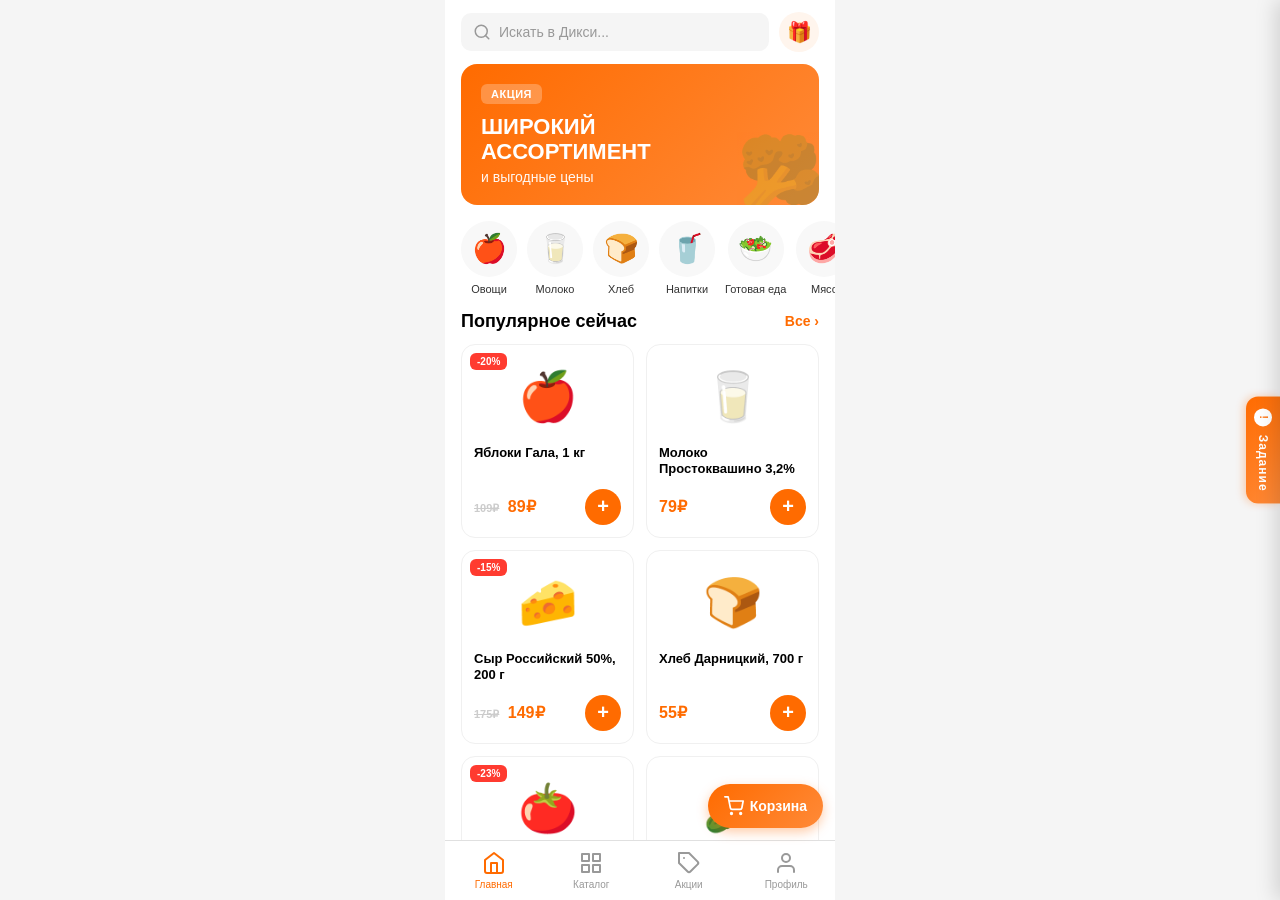
<file: docs/index.html>
<!DOCTYPE html>
<html lang="ru">
<head>
    <meta charset="UTF-8">
    <meta name="viewport" content="width=device-width, initial-scale=1.0">
    <title>Dixy UI - A/B Testing</title>
    <link rel="stylesheet" href="static/css/style.css">
</head>
<body>
    <div class="phone-frame">
        <!-- Main Screen Container -->
        <div class="phone-screen" id="screen-container">
            <!-- Home Screen -->
            <div class="screen active" id="home-screen">
                <!-- ===================== UI VARIANT A (Original/Reference) ===================== -->
                <div class="home-ui-a">
                    <!-- Loyalty Header -->
                    <div class="loyalty-header">
                        <div class="loyalty-top-row">
                            <div class="loyalty-left">
                                <div class="loyalty-label-col">
                                    <div class="loyalty-label">Уровень</div>
                                    <div class="loyalty-value-bold">Друг</div>
                                </div>
                                <div class="loyalty-label-col">
                                    <div class="loyalty-label">Кэшбэк</div>
                                    <div class="loyalty-value-bold">1,5%</div>
                                </div>
                            </div>
                            <div class="loyalty-coins" onclick="trackClick('home->profile'); switchToScreen('profile-screen')">
                                <div class="loyalty-coin-icon">🪙</div>
                                <div class="loyalty-coin-count">0</div>
                            </div>
                        </div>
                        <div class="loyalty-barcode-full" onclick="trackClick('home->profile'); switchToScreen('profile-screen')">
                            <div class="barcode-lines"></div>
                            <div class="barcode-number">2966107476486902</div>
                        </div>
                        <div class="loyalty-date-small">23.04.2026 11:55:08</div>
                        <div class="loyalty-cashback-hint-full">
                            <span>Ещё 12 дней с покупками до 2% кешбэка в следующем месяце</span>
                            <span class="hint-arrow">›</span>
                        </div>
                    </div>

                    <!-- Quick Actions Grid (2 rows x 4 cols) -->
                    <div class="quick-actions-grid">
                        <div class="quick-action-item" onclick="trackClick('home->catalog'); switchToScreen('catalog-screen')">
                            <div class="quick-action-circle">
                                <span class="quick-action-emoji">🎁</span>
                                <span class="quick-action-badge">7</span>
                            </div>
                            <span class="quick-action-label">Товары по<br>карте</span>
                        </div>
                        <div class="quick-action-item" onclick="trackClick('home->profile'); switchToScreen('profile-screen')">
                            <div class="quick-action-circle">
                                <span class="quick-action-emoji">📝</span>
                            </div>
                            <span class="quick-action-label">Мои<br>покупки</span>
                        </div>
                        <div class="quick-action-item">
                            <div class="quick-action-circle">
                                <span class="quick-action-emoji">🎟️</span>
                                <span class="quick-action-badge">2</span>
                            </div>
                            <span class="quick-action-label">Купоны</span>
                        </div>
                        <div class="quick-action-item">
                            <div class="quick-action-circle">
                                <span class="quick-action-emoji">🏷️</span>
                                <span class="quick-action-badge">1</span>
                            </div>
                            <span class="quick-action-label">Наклейки</span>
                        </div>
                        <div class="quick-action-item" onclick="trackClick('home->catalog'); switchToScreen('catalog-screen')">
                            <div class="quick-action-circle">
                                <span class="quick-action-emoji">❤️</span>
                                <span class="quick-action-badge">0</span>
                            </div>
                            <span class="quick-action-label">Любимые<br>товары</span>
                        </div>
                        <div class="quick-action-item" onclick="trackClick('home->catalog'); switchToScreen('catalog-screen')">
                            <div class="quick-action-circle">
                                <span class="quick-action-emoji">⭐</span>
                                <span class="quick-action-badge">0</span>
                            </div>
                            <span class="quick-action-label">Любимые<br>категории</span>
                        </div>
                        <div class="quick-action-item" onclick="trackClick('home->promo'); switchToScreen('promo-screen')">
                            <div class="quick-action-circle">
                                <span class="quick-action-emoji">🎫</span>
                                <span class="quick-action-badge">0/3</span>
                            </div>
                            <span class="quick-action-label">Промокоды</span>
                        </div>
                        <div class="quick-action-item" style="visibility:hidden;">
                            <div class="quick-action-circle"></div>
                            <span class="quick-action-label"></span>
                        </div>
                    </div>

                    <!-- Store Address + Search -->
                    <div class="store-bar">
                        <div class="store-left">
                            <span>🏪</span>
                            <span>В магазине</span>
                        </div>
                        <div class="store-address">
                            Комплекс Бутово-Парк, корп. д. 4
                            <span class="store-distance">г Видное, пгт. Б...</span>
                        </div>
                        <div class="store-action">↻</div>
                    </div>
                    <div class="search-bar" onclick="trackClick('home->catalog'); switchToScreen('catalog-screen')">
                        <span class="search-icon">🔍</span>
                        <span class="search-text">Искать в Дикси...</span>
                        <span class="search-scan">📷</span>
                    </div>

                    <!-- Two Banners -->
                    <div class="main-banner" onclick="trackClick('home->catalog'); switchToScreen('catalog-screen')">
                        <div class="main-banner-text">
                            <div class="main-banner-title">ШИРОКИЙ АССОРТИМЕНТ<br>И ВЫГОДНЫЕ ЦЕНЫ!</div>
                            <button class="main-banner-btn">За покупками!</button>
                        </div>
                        <div class="main-banner-fruit">🍊</div>
                        <div class="main-banner-veg">🥦</div>
                    </div>

                    <div class="mini-game-banner" onclick="trackClick('home->promo'); switchToScreen('promo-screen')">
                        <div class="mini-game-left">
                            <div class="mini-game-emoji">🎮</div>
                            <div class="mini-game-text">
                                <div class="mini-game-title">Мини-игра</div>
                                <div class="mini-game-sub">Играй и выигрывай призы!</div>
                            </div>
                        </div>
                        <div class="mini-game-arrow">›</div>
                    </div>

                    <!-- Popular Brands (2×4 grid) -->
                    <div class="home-section-title">Популярные бренды <span class="section-arrow">→</span></div>
                    <div class="brands-grid">
                        <div class="brand-card" data-brand="nescafe">
                            <svg viewBox="0 0 100 100" width="56" height="56"><text x="50" y="42" text-anchor="middle" fill="#E31E24" font-weight="900" font-size="18" font-family="Arial,sans-serif">NES</text><text x="50" y="64" text-anchor="middle" fill="#E31E24" font-weight="900" font-size="18" font-family="Arial,sans-serif">CAFÉ</text></svg>
                        </div>
                        <div class="brand-card" data-brand="hutorok">
                            <svg viewBox="0 0 100 100" width="56" height="56"><text x="50" y="45" text-anchor="middle" fill="#43A047" font-weight="900" font-size="16" font-family="Arial,sans-serif">ХУТО</text><text x="50" y="64" text-anchor="middle" fill="#43A047" font-weight="900" font-size="16" font-family="Arial,sans-serif">РОК</text></svg>
                        </div>
                        <div class="brand-card" data-brand="baltika">
                            <svg viewBox="0 0 100 100" width="56" height="56"><text x="50" y="38" text-anchor="middle" fill="#1565C0" font-weight="900" font-size="16" font-family="Arial,sans-serif">БАЛТ</text><text x="50" y="58" text-anchor="middle" fill="#1565C0" font-weight="900" font-size="16" font-family="Arial,sans-serif">ИКА</text><text x="50" y="78" text-anchor="middle" fill="#E31E24" font-weight="900" font-size="14" font-family="Arial,sans-serif">★</text></svg>
                        </div>
                        <div class="brand-card" data-brand="ouch">
                            <svg viewBox="0 0 100 100" width="56" height="56"><text x="50" y="48" text-anchor="middle" fill="#7B1FA2" font-weight="900" font-size="22" font-family="Arial,sans-serif" font-style="italic">Ouch</text><text x="50" y="72" text-anchor="middle" fill="#7B1FA2" font-weight="700" font-size="10" font-family="Arial,sans-serif">bubble gum</text></svg>
                        </div>
                        <div class="brand-card" data-brand="olife">
                            <svg viewBox="0 0 100 100" width="56" height="56"><text x="50" y="40" text-anchor="middle" fill="#FF6B00" font-weight="900" font-size="20" font-family="Arial,sans-serif">O!</text><text x="50" y="62" text-anchor="middle" fill="#FF6B00" font-weight="900" font-size="14" font-family="Arial,sans-serif">Life</text></svg>
                        </div>
                        <div class="brand-card" data-brand="takeit">
                            <svg viewBox="0 0 100 100" width="56" height="56"><text x="50" y="40" text-anchor="middle" fill="#E31E24" font-weight="900" font-size="16" font-family="Arial,sans-serif">TAKE</text><text x="50" y="62" text-anchor="middle" fill="#E31E24" font-weight="900" font-size="16" font-family="Arial,sans-serif">IT</text></svg>
                        </div>
                        <div class="brand-card" data-brand="papamojet">
                            <svg viewBox="0 0 100 100" width="56" height="56"><text x="50" y="36" text-anchor="middle" fill="#E31E24" font-weight="900" font-size="13" font-family="Arial,sans-serif">ПАПА</text><text x="50" y="54" text-anchor="middle" fill="#E31E24" font-weight="900" font-size="13" font-family="Arial,sans-serif">МОЖЕТ</text></svg>
                        </div>
                        <div class="brand-card" data-brand="placeholder">
                            <svg viewBox="0 0 100 100" width="56" height="56"><text x="50" y="50" text-anchor="middle" fill="#999" font-weight="700" font-size="12" font-family="Arial,sans-serif">БРЕНД</text></svg>
                        </div>
                    </div>

                    <!-- Stories Promos -->
                    <div class="home-section-title">Акции <span class="section-arrow">→</span></div>
                    <div class="stories-scroll">
                        <div class="story-card">
                            <div class="story-img" style="background: linear-gradient(180deg, #FF6B00, #FF8A38);">🎁</div>
                            <span class="story-label">Новинки</span>
                        </div>
                        <div class="story-card">
                            <div class="story-img" style="background: linear-gradient(180deg, #7CB342, #558B2F);">🥗</div>
                            <span class="story-label">Овощи</span>
                        </div>
                        <div class="story-card">
                            <div class="story-img" style="background: linear-gradient(180deg, #E31E24, #b71c1c);">🥤</div>
                            <span class="story-label">Напитки</span>
                        </div>
                        <div class="story-card">
                            <div class="story-img" style="background: linear-gradient(180deg, #00A0E3, #0277bd);">🥛</div>
                            <span class="story-label">Молоко</span>
                        </div>
                        <div class="story-card">
                            <div class="story-img" style="background: linear-gradient(180deg, #FF6B00, #e65100);">🍞</div>
                            <span class="story-label">Выпечка</span>
                        </div>
                        <div class="story-card">
                            <div class="story-img" style="background: linear-gradient(180deg, #7B1FA2, #4A148C);">🍬</div>
                            <span class="story-label">Сладкое</span>
                        </div>
                    </div>

                    <!-- Big Promo Carousel -->
                    <div class="promo-carousel">
                        <div class="promo-carousel-card" style="background: linear-gradient(135deg, #FF6B00, #FF8A38);">
                            <div class="promo-carousel-text">
                                <div class="promo-carousel-title">Скидки до 30%</div>
                                <div class="promo-carousel-desc">На фрукты и овощи</div>
                            </div>
                            <div class="promo-carousel-emoji">🍎</div>
                        </div>
                        <div class="promo-carousel-card" style="background: linear-gradient(135deg, #7B1FA2, #4A148C);">
                            <div class="promo-carousel-text">
                                <div class="promo-carousel-title">1+1=3</div>
                                <div class="promo-carousel-desc">На все молочные продукты</div>
                            </div>
                            <div class="promo-carousel-emoji">🥛</div>
                        </div>
                        <div class="promo-carousel-card" style="background: linear-gradient(135deg, #00A0E3, #0277bd);">
                            <div class="promo-carousel-text">
                                <div class="promo-carousel-title">Новый бренд</div>
                                <div class="promo-carousel-desc">Попробуй со скидкой 20%</div>
                            </div>
                            <div class="promo-carousel-emoji">🎉</div>
                        </div>
                    </div>

                    <!-- Catalog -->
                    <div class="home-section-title">Каталог <span class="section-arrow">→</span></div>
                    <div class="catalog-preview-grid">
                        <div class="catalog-preview-item" onclick="trackClick('home->catalog'); switchToScreen('catalog-screen')">
                            <div class="catalog-preview-img">🍎</div>
                            <div class="catalog-preview-name">Овощи, фрукты</div>
                        </div>
                        <div class="catalog-preview-item" onclick="trackClick('home->catalog'); switchToScreen('catalog-screen')">
                            <div class="catalog-preview-img">🥗</div>
                            <div class="catalog-preview-name">Готовая еда</div>
                        </div>
                        <div class="catalog-preview-item" onclick="trackClick('home->catalog'); switchToScreen('catalog-screen')">
                            <div class="catalog-preview-img">🥤</div>
                            <div class="catalog-preview-name">Вода, соки, напитки</div>
                        </div>
                        <div class="catalog-preview-item" onclick="trackClick('home->catalog'); switchToScreen('catalog-screen')">
                            <div class="catalog-preview-img">🥛</div>
                            <div class="catalog-preview-name">Молочные продукты</div>
                        </div>
                        <div class="catalog-preview-item" onclick="trackClick('home->catalog'); switchToScreen('catalog-screen')">
                            <div class="catalog-preview-img">🍞</div>
                            <div class="catalog-preview-name">Хлеб и выпечка</div>
                        </div>
                        <div class="catalog-preview-item" onclick="trackClick('home->catalog'); switchToScreen('catalog-screen')">
                            <div class="catalog-preview-img">🥜</div>
                            <div class="catalog-preview-name">Чипсы, орехи, снеки</div>
                        </div>
                    </div>
                </div>

                <!-- ===================== UI VARIANT B (Conversion-Optimized) ===================== -->
                <div class="home-ui-b">
                    <!-- Compact Header: just search -->
                    <div class="home-top-bar">
                        <div class="home-search" onclick="trackClick('home->catalog'); switchToScreen('catalog-screen')">
                            <svg class="search-icon-svg" viewBox="0 0 24 24" fill="none" stroke="currentColor" stroke-width="2" stroke-linecap="round" stroke-linejoin="round"><circle cx="11" cy="11" r="8"/><line x1="21" y1="21" x2="16.65" y2="16.65"/></svg>
                            <span class="home-search-text">Искать в Дикси...</span>
                        </div>
                        <div class="home-promo-badge" onclick="trackClick('home->promo'); switchToScreen('promo-screen')">
                            🎁
                        </div>
                    </div>

                    <!-- Single Focused Banner -->
                    <div class="hero-banner" onclick="trackClick('home->catalog'); switchToScreen('catalog-screen')">
                        <div class="hero-banner-content">
                            <div class="hero-badge">Акция</div>
                            <div class="hero-title">ШИРОКИЙ<br>АССОРТИМЕНТ</div>
                            <div class="hero-subtitle">и выгодные цены</div>
                        </div>
                        <div class="hero-emoji">🥦</div>
                    </div>

                    <!-- Quick Categories (horizontal scroll, 1 row) -->
                    <div class="categories-scroll">
                        <div class="cat-chip" onclick="trackClick('home->cat-ovoshi'); switchToScreen('catalog-screen')">
                            <span class="cat-chip-emoji">🍎</span>
                            <span class="cat-chip-name">Овощи</span>
                        </div>
                        <div class="cat-chip" onclick="trackClick('home->cat-moloko'); switchToScreen('catalog-screen')">
                            <span class="cat-chip-emoji">🥛</span>
                            <span class="cat-chip-name">Молоко</span>
                        </div>
                        <div class="cat-chip" onclick="trackClick('home->cat-hleb'); switchToScreen('catalog-screen')">
                            <span class="cat-chip-emoji">🍞</span>
                            <span class="cat-chip-name">Хлеб</span>
                        </div>
                        <div class="cat-chip" onclick="trackClick('home->cat-napitki'); switchToScreen('catalog-screen')">
                            <span class="cat-chip-emoji">🥤</span>
                            <span class="cat-chip-name">Напитки</span>
                        </div>
                        <div class="cat-chip" onclick="trackClick('home->cat-gotovo'); switchToScreen('catalog-screen')">
                            <span class="cat-chip-emoji">🥗</span>
                            <span class="cat-chip-name">Готовая еда</span>
                        </div>
                        <div class="cat-chip" onclick="trackClick('home->cat-meat'); switchToScreen('catalog-screen')">
                            <span class="cat-chip-emoji">🥩</span>
                            <span class="cat-chip-name">Мясо</span>
                        </div>
                        <div class="cat-chip" onclick="trackClick('home->cat-sladkoe'); switchToScreen('catalog-screen')">
                            <span class="cat-chip-emoji">🍫</span>
                            <span class="cat-chip-name">Сладкое</span>
                        </div>
                    </div>

                    <!-- Popular Products (the key conversion element) -->
                    <div class="products-section-header">
                        <h2 class="products-section-title">Популярное сейчас</h2>
                        <span class="products-section-all" onclick="trackClick('home->catalog'); switchToScreen('catalog-screen')">Все ›</span>
                    </div>
                    <div class="products-grid-home" id="popular-products-home">
                        <!-- Rendered by JS -->
                        <div class="loading"><div class="spinner"></div></div>
                    </div>
                </div>
            </div>

            <!-- Mission/Quest Screen -->
            <!-- Mission/Quest Screen -->
            <div class="screen mission-screen" id="mission-screen">
                <div class="header">
                    <div class="header-title">🎮 Текущее Задание</div>
                </div>
                <div class="content">
                    <div class="mission-card" id="mission-card">
                        <div class="mission-title" id="mission-title">Загрузка...</div>
                        <div class="mission-description" id="mission-description">Пожалуйста подождите...</div>
                        <div class="mission-timer" id="mission-timer">0:00</div>
                        <div class="mission-progress">
                            <div class="progress-label">Прогресс выполнения</div>
                            <div class="progress-bar">
                                <div class="progress-fill" id="progress-fill" style="width: 0%"></div>
                            </div>
                            <div class="progress-percent"><span id="progress-percent">0</span>%</div>
                        </div>
                        <div class="stats-grid">
                            <div class="stat-box">
                                <div class="stat-label">Кликов</div>
                                <div class="stat-value" id="stat-clicks">0</div>
                            </div>
                            <div class="stat-box">
                                <div class="stat-label">Лишних кликов</div>
                                <div class="stat-value" id="stat-unnecessary">0</div>
                            </div>
                        </div>
                    </div>
                </div>
            </div>

            <!-- Catalog Screen -->

            <!-- Catalog Screen -->
            <div class="screen" id="catalog-screen">
                <div class="header">
                    <div class="header-title">📋 Каталог</div>
                </div>
                <div class="content">
                    <div class="category-grid" id="category-grid">
                        <div class="loading"><div class="spinner"></div></div>
                    </div>
                </div>
            </div>

            <!-- Products Screen -->

            <!-- Products Screen -->
            <div class="screen" id="products-screen">
                <div class="header">
                    <div class="header-title">🛍️ Товары</div>
                </div>
                <div class="content">
                    <div class="product-grid" id="product-grid">
                        <div class="loading"><div class="spinner"></div></div>
                    </div>
                </div>
            </div>

            <!-- Promotions Screen -->

            <!-- Promotions Screen -->
            <div class="screen" id="promo-screen">
                <div class="header">
                    <div class="header-title">🎁 Акции</div>
                </div>
                <div class="content">
                    <div id="promo-list">
                        <div class="loading"><div class="spinner"></div></div>
                    </div>
                </div>
            </div>

            <!-- Summer Screen -->

            <!-- Summer Screen -->
            <div class="screen" id="summer-screen">
                <div class="header">
                    <div class="header-title">☀️ Скоро Лето</div>
                </div>
                <div class="content">
                    <div class="banner">
                        <div class="banner-title">Сезонные предложения на фрукты и овощи!</div>
                        <button class="banner-cta" onclick="switchToProducts()">За покупками!</button>
                    </div>
                    <div class="section-title">Лучшие фрукты</div>
                    <div class="product-grid" id="summer-fruits">
                        <div class="loading"><div class="spinner"></div></div>
                    </div>
                </div>
            </div>

            <!-- Cart Screen -->

            <!-- Cart Screen -->
            <div class="screen" id="cart-screen">
                <div class="header">
                    <div class="header-title">🛒 Корзина</div>
                </div>
                <div class="content">
                    <div id="cart-content">
                        <div class="empty-state">
                            <div class="empty-emoji">🛒</div>
                            <div class="empty-text">Ваша корзина пуста</div>
                            <div class="empty-subtext">Добавьте товары из каталога</div>
                        </div>
                    </div>
                </div>
            </div>

            <!-- Profile Screen -->

            <!-- Profile Screen -->
            <div class="screen" id="profile-screen">
                <!-- Profile Header (custom, no standard header) -->
                <div class="profile-top-bar">
                    <div class="profile-store-address">
                        <span class="store-icon">🏪</span>
                        <span class="store-text">г Видное, пгт. Бутово, тер Жилой комплекс Б...</span>
                        <span class="store-chevron">›</span>
                    </div>
                    <div class="profile-header-row">
                        <div class="profile-user-info">
                            <div class="profile-avatar-img">🍏</div>
                            <div class="profile-user-text">
                                <div class="profile-name">Виталий</div>
                                <div class="profile-subtitle">Личные данные ›</div>
                            </div>
                        </div>
                        <div class="profile-header-actions">
                            <div class="profile-action-btn">
                                <svg viewBox="0 0 24 24" width="22" height="22" fill="none" stroke="currentColor" stroke-width="2" stroke-linecap="round" stroke-linejoin="round"><path d="M18 8A6 6 0 0 0 6 8c0 7-3 9-3 9h18s-3-2-3-9"/><path d="M13.73 21a2 2 0 0 1-3.46 0"/></svg>
                            </div>
                            <div class="profile-action-btn">
                                <svg viewBox="0 0 24 24" width="22" height="22" fill="none" stroke="currentColor" stroke-width="2" stroke-linecap="round" stroke-linejoin="round"><path d="M21 15a2 2 0 0 1-2 2H7l-4 4V5a2 2 0 0 1 2-2h14a2 2 0 0 1 2 2z"/></svg>
                            </div>
                        </div>
                    </div>
                </div>

                <div class="content">
                    <div id="profile-content">
                        <div class="loading"><div class="spinner"></div></div>
                    </div>
                </div>
            </div>

            <!-- Mission Drawer Overlay -->
        </div>

        <!-- Mission Drawer Overlay -->
        <div class="mission-drawer-overlay" id="mission-drawer-overlay" onclick="closeMissionDrawer()"></div>

        <!-- Mission Drawer -->
        <div class="mission-drawer" id="mission-drawer">
            <div class="mission-drawer-header">
                <div class="mission-drawer-title">🎯 Текущее задание</div>
                <button class="mission-drawer-close" onclick="closeMissionDrawer()">✕</button>
            </div>
            <div class="mission-drawer-body">
                <div class="drawer-mission-card" id="drawer-mission-card">
                    <div class="drawer-mission-title" id="drawer-mission-title">Загрузка...</div>
                    <div class="drawer-mission-desc" id="drawer-mission-desc">Пожалуйста подождите...</div>
                    <div class="drawer-mission-timer" id="drawer-mission-timer">0:00</div>
                    <div class="drawer-progress-bar">
                        <div class="drawer-progress-fill" id="drawer-progress-fill" style="width: 0%"></div>
                    </div>
                    <div class="drawer-progress-label">
                        <span>Прогресс</span>
                        <span id="drawer-progress-percent">0%</span>
                    </div>
                    <div class="drawer-stats-grid">
                        <div class="drawer-stat-box">
                            <div class="drawer-stat-label">Кликов</div>
                            <div class="drawer-stat-value" id="drawer-stat-clicks">0</div>
                        </div>
                        <div class="drawer-stat-box">
                            <div class="drawer-stat-label">Лишних</div>
                            <div class="drawer-stat-value" id="drawer-stat-unnecessary">0</div>
                        </div>
                    </div>
                </div>
                <div class="drawer-actions">
                    <button class="drawer-btn" onclick="goToMissionScreen()">📋 Открыть полное задание</button>
                    <button class="drawer-btn secondary" onclick="startNewMissionFromDrawer()">✨ Новое задание</button>
                </div>
                <div class="drawer-hint">
                    Выполните задание, перемещаясь по приложению. Прогресс обновляется автоматически.
                </div>
            </div>
        </div>

        <!-- Mission Drawer Trigger (edge slider) -->
        <button class="mission-drawer-trigger" id="mission-drawer-trigger" onclick="openMissionDrawer()">
            <span class="trigger-badge" id="trigger-badge">!</span>
            <span>Задание</span>
        </button>

        <!-- Bottom Navigation -->

        <!-- Bottom Navigation -->
        <div class="nav-bar">
            <div class="nav-item active" data-screen="home-screen" onclick="switchScreen(event)">
                <svg class="nav-icon" viewBox="0 0 24 24" fill="none" stroke="currentColor" stroke-width="2" stroke-linecap="round" stroke-linejoin="round">
                    <path d="M3 9l9-7 9 7v11a2 2 0 0 1-2 2H5a2 2 0 0 1-2-2z"/>
                    <polyline points="9 22 9 12 15 12 15 22"/>
                </svg>
                <span class="nav-label">Главная</span>
            </div>
            <div class="nav-item" data-screen="catalog-screen" onclick="switchScreen(event)">
                <svg class="nav-icon" viewBox="0 0 24 24" fill="none" stroke="currentColor" stroke-width="2" stroke-linecap="round" stroke-linejoin="round">
                    <rect x="3" y="3" width="7" height="7"/>
                    <rect x="14" y="3" width="7" height="7"/>
                    <rect x="14" y="14" width="7" height="7"/>
                    <rect x="3" y="14" width="7" height="7"/>
                </svg>
                <span class="nav-label">Каталог</span>
            </div>
            <div class="nav-item" data-screen="promo-screen" onclick="switchScreen(event)">
                <svg class="nav-icon" viewBox="0 0 24 24" fill="none" stroke="currentColor" stroke-width="2" stroke-linecap="round" stroke-linejoin="round">
                    <path d="M20.59 13.41l-7.17 7.17a2 2 0 0 1-2.83 0L2 12V2h10l8.59 8.59a2 2 0 0 1 0 2.82z"/>
                    <line x1="7" y1="7" x2="7.01" y2="7"/>
                </svg>
                <span class="nav-label">Акции</span>
            </div>
            <div class="nav-item" data-screen="profile-screen" onclick="switchScreen(event)">
                <svg class="nav-icon" viewBox="0 0 24 24" fill="none" stroke="currentColor" stroke-width="2" stroke-linecap="round" stroke-linejoin="round">
                    <path d="M20 21v-2a4 4 0 0 0-4-4H8a4 4 0 0 0-4 4v2"/>
                    <circle cx="12" cy="7" r="4"/>
                </svg>
                <span class="nav-label">Профиль</span>
            </div>
        </div>

    <!-- Floating Cart Button -->
    <div class="floating-cart-btn" id="floating-cart-btn" onclick="switchToScreen('cart-screen'); trackClick(currentScreen, 'cart-screen');">
        <svg class="cart-icon" viewBox="0 0 24 24" fill="none" stroke="currentColor" stroke-width="2" stroke-linecap="round" stroke-linejoin="round">
            <circle cx="9" cy="21" r="1"/>
            <circle cx="20" cy="21" r="1"/>
            <path d="M1 1h4l2.68 13.39a2 2 0 0 0 2 1.61h9.72a2 2 0 0 0 2-1.61L23 6H6"/>
        </svg>
        <span class="cart-badge" id="floating-cart-badge" style="display: none;">0</span>
        <div class="floating-cart-label">Корзина</div>
    </div>

    <!-- Success Modal -->

        <!-- Success Modal -->
<div class="modal" id="success-modal">
    <div class="modal-content">
        <div class="modal-emoji">🎉</div>
        <div class="modal-title">Отлично!</div>
        <div class="modal-text">Задание выполнено успешно!</div>
        <div class="modal-stats">
            <div class="modal-stat-row">
                <span>Время:</span>
                <span id="modal-time">0 сек</span>
            </div>
            <div class="modal-stat-row">
                <span>Всего кликов:</span>
                <span id="modal-total-clicks">0</span>
            </div>
            <div class="modal-stat-row">
                <span>Лишних кликов:</span>
                <span id="modal-unnecessary-clicks">0</span>
            </div>
            <div class="modal-stat-row">
                <span>Точность:</span>
                <span id="modal-accuracy">0%</span>
            </div>
        </div>
        <button class="modal-btn" onclick="startNewMission()">✨ Новое Задание</button>
        <button class="modal-btn secondary" onclick="downloadLogs()" style="margin-top:8px;background:#f5f5f5;color:#333;">📥 Скачать логи</button>
    </div>
</div>

    </div>

    <script>
        window.STATIC_DATA = {
            categories: [
                {"id":1,"name":"Овощи, фрукты","emoji":"🥦","count":234},
                {"id":2,"name":"Готовая еда","emoji":"🍱","count":89},
                {"id":3,"name":"Напитки","emoji":"🥤","count":456},
                {"id":4,"name":"Хлеб и выпечка","emoji":"🍞","count":123},
                {"id":5,"name":"Молочные продукты","emoji":"🥛","count":234},
                {"id":6,"name":"Сыры и яйца","emoji":"🧀","count":98},
                {"id":7,"name":"Мясная гастрономия","emoji":"🥩","count":167},
                {"id":8,"name":"Кондитерские изделия","emoji":"🎂","count":145},
            ],
            products: [
                {"id":1,"name":"Яблоки Гала, 1 кг","price":89,"old_price":109,"emoji":"🍎","discount":"-20%","category":"Фрукты"},
                {"id":2,"name":"Молоко Простоквашино 3,2%","price":79,"old_price":null,"emoji":"🥛","discount":null,"category":"Молочные"},
                {"id":3,"name":"Сыр Российский 50%, 200 г","price":149,"old_price":175,"emoji":"🧀","discount":"-15%","category":"Сыры"},
                {"id":4,"name":"Хлеб Дарницкий, 700 г","price":55,"old_price":null,"emoji":"🍞","discount":null,"category":"Хлеб"},
                {"id":5,"name":"Помидоры, 1 кг","price":99,"old_price":129,"emoji":"🍅","discount":"-23%","category":"Овощи"},
                {"id":6,"name":"Огурцы, 1 кг","price":69,"old_price":null,"emoji":"🥒","discount":null,"category":"Овощи"},
                {"id":7,"name":"Морковь, 1 кг","price":45,"old_price":65,"emoji":"🥕","discount":"-30%","category":"Овощи"},
                {"id":8,"name":"Банан, 1 кг","price":79,"old_price":null,"emoji":"🍌","discount":null,"category":"Фрукты"},
                {"id":9,"name":"Апельсины, 1 кг","price":84,"old_price":110,"emoji":"🍊","discount":"-23%","category":"Фрукты"},
                {"id":10,"name":"Йогурт Активиа 200г","price":55,"old_price":75,"emoji":"🥛","discount":"-26%","category":"Молочные"},
                {"id":11,"name":"Творог 9%, 200г","price":89,"old_price":null,"emoji":"🧈","discount":null,"category":"Молочные"},
                {"id":12,"name":"Булка с маком","price":38,"old_price":null,"emoji":"🥐","discount":null,"category":"Хлеб"},
                {"id":13,"name":"Колбаса вареная 300г","price":199,"old_price":249,"emoji":"🌭","discount":"-20%","category":"Мясо"},
                {"id":14,"name":"Куриное филе, 600г","price":269,"old_price":null,"emoji":"🍗","discount":null,"category":"Мясо"},
                {"id":15,"name":"Печенье 'Простое' 200г","price":45,"old_price":60,"emoji":"🍪","discount":"-25%","category":"Печенье"},
            ],
            promotions: [
                {"id":1,"title":"Акция на овощи","description":"Скидка до 30% на свежие овощи","emoji":"🥦","discount":"-30%"},
                {"id":2,"title":"Молочные продукты","description":"Выгодные комбо на 2+1","emoji":"🥛","discount":"Комбо"},
                {"id":3,"title":"Выпечка дня","description":"Скидка до 40% на хлеб и булки","emoji":"🍞","discount":"-40%"},
                {"id":4,"title":"Мясной день","description":"Лучшие цены на колбасы и мясо","emoji":"🥩","discount":"-25%"},
            ],
            profile: {"name":"Иванов Иван","email":"ivanov@dixy.ru","phone":"+7 (999) 123-45-67","status":"Клуб Друзей Дикси","loyalty_points":2340,"cashback_rate":"1,5%","avatar":"😊","member_since":"2022"}
        };
    </script>
    <script src="static/js/app.js"></script>
</body>
</html>
</file>
<file: docs/static/css/style.css>
* {
            margin: 0;
            padding: 0;
            box-sizing: border-box;
        }

        html, body {
            font-family: -apple-system, BlinkMacSystemFont, "Segoe UI", Roboto, "Helvetica Neue", Arial, sans-serif;
            background: #f5f5f5;
            padding: 0;
            margin: 0;
            height: 100%;
            overflow: hidden;
        }

        .phone-frame {
            width: 100%;
            max-width: 390px;
            height: 100vh;
            max-height: 100vh;
            background: white;
            border-radius: 0;
            border: none;
            box-shadow: none;
            display: flex;
            flex-direction: column;
            overflow: hidden;
            margin: 0 auto;
            position: relative;
        }

        .phone-screen {
            flex: 1;
            overflow: hidden;
            display: flex;
            flex-direction: column;
            position: relative;
            min-height: 0;
        }

        .screen {
            display: none;
            flex-direction: column;
            flex: 1;
            overflow-y: auto;
            overflow-x: hidden;
            animation: fadeIn 0.3s ease-in;
            scroll-behavior: smooth;
        }

        .screen::-webkit-scrollbar {
            width: 4px;
        }

        .screen::-webkit-scrollbar-track {
            background: #f1f1f1;
        }

        .screen::-webkit-scrollbar-thumb {
            background: #888;
            border-radius: 2px;
        }

        .screen.active {
            display: flex;
        }

        #home-screen.active {
            display: block;
        }

        @keyframes fadeIn {
            from { opacity: 0; }
            to { opacity: 1; }
        }

        /* Status Bar */
        .status-bar {
            height: 44px;
            background: #f8f8f8;
            border-bottom: 1px solid #e0e0e0;
            display: flex;
            align-items: center;
            justify-content: space-between;
            padding: 0 16px;
            font-size: 14px;
            flex-shrink: 0;
        }

        .status-bar-left, .status-bar-right {
            display: flex;
            gap: 8px;
            align-items: center;
        }

        /* Header */
        .header {
            padding: 12px 16px;
            background: #fff;
            border-bottom: 1px solid #e0e0e0;
            flex-shrink: 0;
        }

        .header-title {
            font-size: 18px;
            font-weight: 600;
            color: #000;
        }

        .header-subtitle {
            font-size: 13px;
            color: #666;
            margin-top: 2px;
        }

        /* Content */
        .content {
            flex: 1;
            padding: 12px 16px;
            overflow-y: visible;
        }

        /* Mission/Quest Screen */
        .mission-screen {
            padding: 12px 16px;
        }

        .mission-card {
            background: linear-gradient(135deg, #FF6B00 0%, #FF8A38 100%);
            border-radius: 16px;
            padding: 20px;
            color: white;
            margin-bottom: 16px;
            box-shadow: 0 4px 12px rgba(255, 107, 0, 0.2);
        }

        .mission-title {
            font-size: 20px;
            font-weight: 700;
            margin-bottom: 8px;
        }

        .mission-description {
            font-size: 14px;
            opacity: 0.95;
            margin-bottom: 16px;
            line-height: 1.4;
        }

        .mission-timer {
            font-size: 32px;
            font-weight: 700;
            margin: 12px 0;
            font-family: 'Courier New', monospace;
        }

        .mission-progress {
            margin-top: 16px;
        }

        .progress-label {
            font-size: 12px;
            margin-bottom: 8px;
            opacity: 0.9;
        }

        .progress-bar {
            width: 100%;
            height: 8px;
            background: rgba(255, 255, 255, 0.3);
            border-radius: 4px;
            overflow: hidden;
        }

        .progress-fill {
            height: 100%;
            background: white;
            transition: width 0.3s ease;
        }

        .progress-percent {
            text-align: center;
            font-size: 14px;
            font-weight: 600;
            margin-top: 8px;
        }

        .stats-grid {
            display: grid;
            grid-template-columns: 1fr 1fr;
            gap: 12px;
            margin-top: 16px;
        }

        .stat-box {
            background: rgba(255, 255, 255, 0.15);
            border-radius: 8px;
            padding: 12px;
            text-align: center;
        }

        .stat-label {
            font-size: 11px;
            opacity: 0.85;
            margin-bottom: 4px;
        }

        .stat-value {
            font-size: 18px;
            font-weight: 700;
        }

        /* Products */
        .product-grid {
            display: grid;
            grid-template-columns: 1fr 1fr;
            gap: 12px;
            padding: 12px 0;
        }

        .product-card {
            background: white;
            border: 1px solid #e0e0e0;
            border-radius: 12px;
            padding: 12px;
            text-align: center;
            cursor: pointer;
            transition: all 0.2s ease;
            position: relative;
        }

        .product-card:active {
            transform: scale(0.95);
            background: #f9f9f9;
        }

        .product-emoji {
            font-size: 36px;
            margin-bottom: 8px;
        }

        .product-name {
            font-size: 12px;
            font-weight: 500;
            color: #000;
            margin-bottom: 8px;
            line-height: 1.3;
        }

        .product-price {
            font-size: 16px;
            font-weight: 700;
            color: #FF6B00;
            margin-bottom: 8px;
        }

        .product-old-price {
            font-size: 11px;
            color: #999;
            text-decoration: line-through;
            margin-right: 4px;
        }

        .product-discount {
            display: inline-block;
            background: #FF6B00;
            color: white;
            padding: 2px 6px;
            border-radius: 4px;
            font-size: 10px;
            font-weight: 600;
        }

        .add-btn {
            background: #FF6B00;
            color: white;
            border: none;
            border-radius: 8px;
            padding: 8px 12px;
            font-size: 12px;
            font-weight: 600;
            cursor: pointer;
            width: 100%;
            margin-top: 8px;
            transition: background 0.2s;
        }

        .add-btn:active {
            background: #e55a00;
        }

        .add-btn.added {
            background: #34c759;
        }

        /* Categories Grid */
        .category-grid {
            display: grid;
            grid-template-columns: repeat(3, 1fr);
            gap: 16px;
            padding: 16px 0;
        }

        .category-card {
            background: white;
            border: none;
            border-radius: 12px;
            padding: 12px 4px;
            text-align: center;
            cursor: pointer;
            transition: all 0.2s ease;
            display: flex;
            flex-direction: column;
            align-items: center;
            justify-content: flex-start;
        }

        .category-card:active {
            transform: scale(0.95);
        }

        .category-circle {
            width: 72px;
            height: 72px;
            border-radius: 50%;
            background: #FFF5ED;
            display: flex;
            align-items: center;
            justify-content: center;
            margin-bottom: 10px;
            box-shadow: 0 2px 8px rgba(255, 107, 0, 0.08);
        }

        .category-emoji {
            font-size: 32px;
        }

        .category-name {
            font-size: 12px;
            font-weight: 500;
            color: #000;
            line-height: 1.3;
        }

        .category-count {
            font-size: 11px;
            color: #999;
            margin-top: 2px;
        }

        /* Cart */
        .cart-items {
            padding: 12px 0;
        }

        .cart-item {
            background: white;
            border: 1px solid #e0e0e0;
            border-radius: 8px;
            padding: 12px;
            margin-bottom: 12px;
            display: flex;
            gap: 12px;
            align-items: center;
        }

        .cart-item-emoji {
            font-size: 32px;
        }

        .cart-item-info {
            flex: 1;
        }

        .cart-item-name {
            font-size: 13px;
            font-weight: 600;
            color: #000;
        }

        .cart-item-price {
            font-size: 13px;
            color: #FF6B00;
            font-weight: 600;
            margin-top: 2px;
        }

        .cart-item-qty {
            display: flex;
            align-items: center;
            gap: 6px;
            background: #f0f0f0;
            border-radius: 6px;
            padding: 4px 8px;
        }

        .qty-btn {
            background: none;
            border: none;
            font-size: 14px;
            cursor: pointer;
            color: #FF6B00;
            font-weight: 600;
            width: 20px;
            height: 20px;
        }

        .qty-value {
            min-width: 20px;
            text-align: center;
            font-size: 12px;
            font-weight: 600;
        }

        .remove-btn {
            background: #ff3b30;
            color: white;
            border: none;
            border-radius: 4px;
            padding: 4px 8px;
            font-size: 11px;
            cursor: pointer;
        }

        .cart-summary {
            background: white;
            border: 1px solid #e0e0e0;
            border-radius: 12px;
            padding: 12px;
            margin-top: 12px;
        }

        .summary-row {
            display: flex;
            justify-content: space-between;
            font-size: 14px;
            margin-bottom: 8px;
        }

        .summary-row:last-child {
            margin-bottom: 0;
            padding-top: 8px;
            border-top: 1px solid #e0e0e0;
            font-weight: 700;
            font-size: 16px;
            color: #FF6B00;
        }

        .checkout-btn {
            background: #FF6B00;
            color: white;
            border: none;
            border-radius: 12px;
            padding: 14px;
            font-size: 16px;
            font-weight: 700;
            cursor: pointer;
            width: 100%;
            margin-top: 12px;
            transition: background 0.2s;
        }

        .checkout-btn:active {
            background: #e55a00;
        }

        .checkout-btn:disabled {
            background: #ccc;
            cursor: not-allowed;
        }

        /* Profile */
        .profile-section {
            background: white;
            border-radius: 12px;
            padding: 16px;
            margin-bottom: 12px;
            border: 1px solid #e0e0e0;
        }

        .profile-header-card {
            padding: 12px 16px;
        }

        .profile-top-row {
            display: flex;
            align-items: center;
            gap: 12px;
        }

        .profile-avatar {
            font-size: 48px;
            width: 56px;
            height: 56px;
            display: flex;
            align-items: center;
            justify-content: center;
        }

        .profile-info {
            flex: 1;
        }

        .profile-name {
            font-size: 20px;
            font-weight: 700;
            color: #000;
            margin-bottom: 2px;
        }

        .profile-subtitle {
            font-size: 13px;
            color: #666;
        }

        .profile-status {
            font-size: 13px;
            color: #FF6B00;
            font-weight: 600;
        }

        /* Profile Top Bar (address + header) */
        .profile-top-bar {
            background: white;
            padding: 8px 16px 12px;
        }

        .profile-store-address {
            display: flex;
            align-items: center;
            gap: 6px;
            font-size: 13px;
            color: #333;
            margin-bottom: 12px;
            padding-bottom: 8px;
            border-bottom: 1px solid #f0f0f0;
        }

        .store-icon {
            font-size: 16px;
        }

        .store-text {
            flex: 1;
            white-space: nowrap;
            overflow: hidden;
            text-overflow: ellipsis;
        }

        .store-chevron {
            color: #ccc;
            font-size: 16px;
        }

        .profile-header-row {
            display: flex;
            align-items: center;
            justify-content: space-between;
        }

        .profile-user-info {
            display: flex;
            align-items: center;
            gap: 12px;
        }

        .profile-avatar-img {
            font-size: 40px;
            width: 48px;
            height: 48px;
            display: flex;
            align-items: center;
            justify-content: center;
        }

        .profile-user-text {
            display: flex;
            flex-direction: column;
            gap: 2px;
        }

        .profile-header-actions {
            display: flex;
            gap: 12px;
        }

        .profile-action-btn {
            width: 36px;
            height: 36px;
            display: flex;
            align-items: center;
            justify-content: center;
            color: #333;
            cursor: pointer;
        }

        /* Profile Loyalty Card */
        .profile-loyalty-card {
            background: linear-gradient(135deg, #FF6B00 0%, #FF8A38 100%);
            border-radius: 16px;
            padding: 16px;
            color: white;
            margin: 0 16px 16px;
        }

        .loyalty-card-top {
            display: flex;
            justify-content: space-between;
            align-items: flex-start;
            margin-bottom: 4px;
        }

        .loyalty-card-labels {
            display: flex;
            gap: 24px;
        }

        .loyalty-card-label {
            font-size: 11px;
            opacity: 0.9;
            text-transform: uppercase;
            letter-spacing: 0.5px;
        }

        .loyalty-card-coins {
            display: flex;
            align-items: center;
            gap: 4px;
            background: white;
            border-radius: 16px;
            padding: 4px 10px;
            color: #333;
            font-size: 14px;
            font-weight: 700;
        }

        .loyalty-card-values {
            display: flex;
            gap: 24px;
            margin-bottom: 12px;
        }

        .loyalty-card-value {
            font-size: 28px;
            font-weight: 800;
        }

        .loyalty-barcode-block {
            background: white;
            border-radius: 12px;
            padding: 12px;
            margin-bottom: 8px;
        }

        .barcode-lines-large {
            height: 56px;
            width: 100%;
            background: repeating-linear-gradient(90deg, #000 0px, #000 2px, transparent 2px, transparent 4px);
        }

        .loyalty-date {
            font-size: 11px;
            opacity: 0.85;
            margin-bottom: 8px;
        }

        .loyalty-hint-row {
            display: flex;
            justify-content: space-between;
            align-items: center;
            font-size: 12px;
            opacity: 0.95;
        }

        .hint-arrow {
            font-size: 16px;
            margin-left: 4px;
        }

        /* Profile Quick Actions */
        .profile-quick-actions {
            display: flex;
            justify-content: space-around;
            padding: 0 16px 16px;
            background: white;
            margin: 0 16px 16px;
            border-radius: 12px;
            padding: 16px;
            border: 1px solid #f0f0f0;
        }

        .profile-quick-item {
            display: flex;
            flex-direction: column;
            align-items: center;
            gap: 8px;
            cursor: pointer;
        }

        .profile-quick-circle {
            width: 56px;
            height: 56px;
            border-radius: 12px;
            background: #FFF5ED;
            display: flex;
            align-items: center;
            justify-content: center;
            font-size: 28px;
        }

        .profile-quick-label {
            font-size: 12px;
            color: #333;
            font-weight: 500;
        }

        /* Profile Sections List */
        .profile-sections-list {
            margin: 0 16px 16px;
            background: white;
            border-radius: 12px;
            border: 1px solid #f0f0f0;
            overflow: hidden;
        }

        .profile-section-card {
            display: flex;
            align-items: center;
            gap: 12px;
            padding: 14px 16px;
            border-bottom: 1px solid #f5f5f5;
            cursor: pointer;
        }

        .profile-section-card:last-child {
            border-bottom: none;
        }

        .profile-section-icon {
            width: 32px;
            height: 32px;
            display: flex;
            align-items: center;
            justify-content: center;
            color: #666;
            flex-shrink: 0;
        }

        .profile-section-text {
            flex: 1;
        }

        .profile-section-title {
            font-size: 15px;
            font-weight: 600;
            color: #000;
            margin-bottom: 2px;
        }

        .profile-section-desc {
            font-size: 12px;
            color: #999;
        }

        .profile-section-arrow {
            font-size: 18px;
            color: #ccc;
        }

        .profile-field {
            margin-bottom: 12px;
            padding-bottom: 12px;
            border-bottom: 1px solid #e0e0e0;
        }

        .profile-field:last-child {
            margin-bottom: 0;
            padding-bottom: 0;
            border-bottom: none;
        }

        .profile-label {
            font-size: 12px;
            color: #666;
            font-weight: 600;
            margin-bottom: 4px;
        }

        .profile-value {
            font-size: 14px;
            color: #000;
            font-weight: 500;
        }

        .points-display {
            display: flex;
            align-items: center;
            gap: 8px;
            background: linear-gradient(135deg, #FF6B00 0%, #FF8A38 100%);
            color: white;
            border-radius: 12px;
            padding: 12px;
            text-align: center;
            justify-content: center;
        }

        .points-number {
            font-size: 24px;
            font-weight: 700;
        }

        .points-label {
            font-size: 12px;
            opacity: 0.9;
        }

        /* Bottom Navigation */
        .nav-bar {
            height: 60px;
            background: white;
            border-top: 1px solid #e0e0e0;
            display: flex;
            justify-content: space-around;
            align-items: center;
            flex-shrink: 0;
        }

        .nav-item {
            display: flex;
            flex-direction: column;
            align-items: center;
            justify-content: center;
            gap: 4px;
            cursor: pointer;
            flex: 1;
            height: 100%;
            color: #999;
            transition: color 0.2s;
            position: relative;
        }

        .nav-item.active {
            color: #FF6B00;
        }

        .nav-icon {
            width: 24px;
            height: 24px;
        }

        .nav-label {
            font-size: 10px;
            color: currentColor;
            font-weight: 500;
        }

        .cart-badge {
            position: absolute;
            top: 4px;
            right: 2px;
            background: #FF3B30;
            color: white;
            border-radius: 10px;
            width: 18px;
            height: 18px;
            display: flex;
            align-items: center;
            justify-content: center;
            font-size: 10px;
            font-weight: 700;
        }

        .floating-cart-btn {
            position: absolute;
            bottom: 72px;
            right: 12px;
            width: auto;
            min-width: 110px;
            height: 44px;
            border-radius: 22px;
            background: linear-gradient(135deg, #FF6B00 0%, #FF8A38 100%);
            color: white;
            display: flex;
            align-items: center;
            justify-content: center;
            gap: 6px;
            font-size: 14px;
            font-weight: 700;
            cursor: pointer;
            z-index: 150;
            box-shadow: 0 4px 12px rgba(255, 107, 0, 0.35);
            transition: transform 0.2s ease;
            padding: 0 16px;
            white-space: nowrap;
        }

        .floating-cart-btn:active {
            transform: scale(0.95);
        }

        .floating-cart-btn .cart-badge {
            position: static;
            width: 20px;
            height: 20px;
            font-size: 11px;
            background: #FF3B30;
            border-radius: 50%;
            display: flex;
            align-items: center;
            justify-content: center;
            flex-shrink: 0;
        }

        .floating-cart-label {
            font-size: 14px;
            font-weight: 700;
        }

        .cart-icon {
            width: 20px;
            height: 20px;
        }

        .floating-cart-btn.hidden {
            display: none;
        }

        /* Success Modal */
        .modal {
            display: none;
            position: fixed;
            inset: 0;
            background: rgba(0, 0, 0, 0.5);
            z-index: 1000;
            align-items: center;
            justify-content: center;
        }

        .modal.show {
            display: flex;
        }

        .modal-content {
            background: white;
            border-radius: 20px;
            padding: 24px;
            max-width: 300px;
            text-align: center;
            animation: slideUp 0.3s ease;
        }

        @keyframes slideUp {
            from {
                transform: translateY(20px);
                opacity: 0;
            }
            to {
                transform: translateY(0);
                opacity: 1;
            }
        }

        .modal-title {
            font-size: 24px;
            font-weight: 700;
            margin-bottom: 12px;
        }

        .modal-emoji {
            font-size: 64px;
            margin-bottom: 16px;
            animation: bounce 0.6s ease;
        }

        @keyframes bounce {
            0%, 100% { transform: translateY(0); }
            50% { transform: translateY(-10px); }
        }

        .modal-text {
            font-size: 14px;
            color: #666;
            margin-bottom: 16px;
            line-height: 1.5;
        }

        .modal-stats {
            background: #f8f8f8;
            border-radius: 12px;
            padding: 12px;
            margin-bottom: 16px;
            font-size: 13px;
        }

        .modal-stat-row {
            display: flex;
            justify-content: space-between;
            margin-bottom: 8px;
        }

        .modal-stat-row:last-child {
            margin-bottom: 0;
        }

        .modal-btn {
            background: #FF6B00;
            color: white;
            border: none;
            border-radius: 12px;
            padding: 12px;
            font-size: 16px;
            font-weight: 700;
            cursor: pointer;
            width: 100%;
        }

        /* Confetti */
        @keyframes confetti-fall {
            0% {
                transform: translateY(0) rotate(0deg);
                opacity: 1;
            }
            100% {
                transform: translateY(600px) rotate(360deg);
                opacity: 0;
            }
        }

        .confetti {
            position: fixed;
            width: 10px;
            height: 10px;
            pointer-events: none;
            animation: confetti-fall 2s ease-out forwards;
        }

        .banner {
            background: linear-gradient(135deg, #FF6B00 0%, #FF8A38 100%);
            color: white;
            padding: 16px;
            border-radius: 12px;
            margin-bottom: 12px;
            text-align: center;
        }

        .banner-title {
            font-size: 14px;
            font-weight: 600;
            margin-bottom: 8px;
        }

        .banner-cta {
            background: white;
            color: #FF6B00;
            border: none;
            border-radius: 8px;
            padding: 8px 16px;
            font-size: 12px;
            font-weight: 700;
            cursor: pointer;
        }

        /* Utilities */
        .empty-state {
            text-align: center;
            padding: 48px 16px;
            color: #999;
        }

        .empty-emoji {
            font-size: 48px;
            margin-bottom: 12px;
        }

        .empty-text {
            font-size: 14px;
            margin-bottom: 4px;
        }

        .empty-subtext {
            font-size: 12px;
            color: #ccc;
        }

        .list-item {
            background: white;
            border: 1px solid #e0e0e0;
            border-radius: 8px;
            padding: 12px;
            margin-bottom: 8px;
            cursor: pointer;
            transition: all 0.2s;
        }

        .list-item:active {
            background: #f9f9f9;
        }

        .list-item-emoji {
            font-size: 24px;
            margin-right: 12px;
        }

        .list-item-title {
            font-size: 14px;
            font-weight: 600;
            color: #000;
            margin-bottom: 2px;
        }

        .list-item-desc {
            font-size: 12px;
            color: #666;
        }

        .promotion-promo {
            background: white;
            border: 2px solid #FF6B00;
            border-radius: 12px;
            padding: 12px;
            margin-bottom: 12px;
            cursor: pointer;
        }

        .promo-emoji {
            font-size: 32px;
            margin-bottom: 8px;
        }

        .promo-title {
            font-size: 14px;
            font-weight: 700;
            color: #000;
            margin-bottom: 4px;
        }

        .promo-desc {
            font-size: 12px;
            color: #666;
            margin-bottom: 8px;
            line-height: 1.3;
        }

        .promo-badge {
            display: inline-block;
            background: #FF6B00;
            color: white;
            padding: 4px 8px;
            border-radius: 6px;
            font-size: 11px;
            font-weight: 700;
        }

        .section-title {
            font-size: 16px;
            font-weight: 700;
            color: #000;
            margin: 16px 0 12px 0;
        }

        .scroll-list {
            display: flex;
            gap: 12px;
            overflow-x: auto;
            padding: 4px 0;
            margin-bottom: 12px;
        }

        .scroll-list::-webkit-scrollbar {
            height: 4px;
        }

        .scroll-list::-webkit-scrollbar-thumb {
            background: #ddd;
            border-radius: 2px;
        }

        .scroll-item {
            flex-shrink: 0;
            background: white;
            border: 1px solid #e0e0e0;
            border-radius: 8px;
            padding: 8px 12px;
            font-size: 12px;
            font-weight: 500;
            color: #666;
            cursor: pointer;
            white-space: nowrap;
            transition: all 0.2s;
        }

        .scroll-item:active {
            background: #FF6B00;
            color: white;
            border-color: #FF6B00;
        }

        .loading {
            text-align: center;
            padding: 20px;
            color: #999;
        }

        .spinner {
            display: inline-block;
            width: 20px;
            height: 20px;
            border: 2px solid #f3f3f3;
            border-top: 2px solid #FF6B00;
            border-radius: 50%;
            animation: spin 1s linear infinite;
        }

        @keyframes spin {
            0% { transform: rotate(0deg); }
            100% { transform: rotate(360deg); }
        }

        /* Home Screen */
        .home-grid {
            display: grid;
            grid-template-columns: 1fr 1fr;
            gap: 12px;
            margin-bottom: 16px;
        }

        .home-item {
            background: white;
            border: 1px solid #e0e0e0;
            border-radius: 12px;
            padding: 16px;
            text-align: center;
            cursor: pointer;
            transition: all 0.2s ease;
            display: flex;
            flex-direction: column;
            align-items: center;
            justify-content: center;
            gap: 8px;
        }

        .home-item:active {
            background: #f9f9f9;
            transform: scale(0.98);
        }

        .home-emoji {
            font-size: 32px;
        }

        .home-text {
            font-size: 13px;
            font-weight: 600;
            color: #000;
        }

        .points-card {
            background: linear-gradient(135deg, #FF6B00 0%, #FF8A38 100%);
            border-radius: 12px;
            padding: 20px;
            color: white;
            text-align: center;
            margin-bottom: 16px;
        }

        .points-emoji {
            font-size: 40px;
            margin-bottom: 8px;
        }

        .points-text {
            font-size: 13px;
            opacity: 0.9;
            margin-bottom: 8px;
        }



        /* Home Screen - Dixy Style */
        .loyalty-header {
            background: linear-gradient(135deg, #FF6B00 0%, #FF8A38 100%);
            color: white;
            padding: 16px 16px 20px;
            position: relative;
            overflow: hidden;
            border-radius: 0 0 20px 20px;
            margin-bottom: 8px;
        }

        .loyalty-top-row {
            display: flex;
            justify-content: space-between;
            align-items: flex-start;
            margin-bottom: 8px;
        }

        .loyalty-left {
            display: flex;
            gap: 24px;
        }

        .loyalty-label-col {
            display: flex;
            flex-direction: column;
            gap: 2px;
        }

        .loyalty-label {
            font-size: 11px;
            opacity: 0.9;
            text-transform: uppercase;
            letter-spacing: 0.5px;
        }

        .loyalty-value-bold {
            font-size: 28px;
            font-weight: 800;
            line-height: 1.1;
        }

        .loyalty-coins {
            display: flex;
            align-items: center;
            gap: 4px;
            cursor: pointer;
            background: rgba(255,255,255,0.2);
            border-radius: 16px;
            padding: 4px 10px;
        }

        .loyalty-coin-icon {
            font-size: 20px;
        }

        .loyalty-coin-count {
            font-size: 16px;
            font-weight: 700;
        }

        .loyalty-barcode-full {
            background: white;
            border-radius: 12px;
            margin: 8px 0 6px;
            padding: 10px 12px;
            cursor: pointer;
        }

        .loyalty-barcode-full .barcode-lines {
            height: 50px;
            width: 100%;
            background: repeating-linear-gradient(90deg, #000 0px, #000 2px, transparent 2px, transparent 4px);
        }

        .loyalty-barcode-full .barcode-number {
            font-size: 11px;
            color: #333;
            font-family: 'Courier New', monospace;
            letter-spacing: 1px;
            text-align: center;
            margin-top: 4px;
        }

        .loyalty-date-small {
            font-size: 10px;
            opacity: 0.85;
            text-align: center;
            margin-bottom: 6px;
        }

        .loyalty-cashback-hint-full {
            display: flex;
            justify-content: space-between;
            align-items: center;
            font-size: 12px;
            opacity: 0.95;
            padding: 8px 12px;
            background: rgba(255,255,255,0.15);
            border-radius: 8px;
        }

        .hint-arrow {
            font-size: 16px;
            margin-left: 4px;
        }

        /* Quick Actions Grid (2x4) */
        .quick-actions-grid {
            display: grid;
            grid-template-columns: repeat(4, 1fr);
            gap: 16px;
            padding: 16px;
            background: white;
        }

        .quick-action-item {
            display: flex;
            flex-direction: column;
            align-items: center;
            gap: 6px;
            cursor: pointer;
        }

        .quick-action-circle {
            width: 56px;
            height: 56px;
            border-radius: 12px;
            background: #FFF5ED;
            display: flex;
            align-items: center;
            justify-content: center;
            position: relative;
            font-size: 24px;
        }

        .quick-action-badge {
            position: absolute;
            top: -4px;
            right: -4px;
            background: #FF6B00;
            color: white;
            border-radius: 50%;
            min-width: 18px;
            height: 18px;
            font-size: 10px;
            font-weight: 700;
            display: flex;
            align-items: center;
            justify-content: center;
            padding: 0 4px;
        }

        .quick-action-label {
            font-size: 11px;
            text-align: center;
            color: #333;
            line-height: 1.3;
        }

        .store-bar {
            display: flex;
            align-items: center;
            gap: 8px;
            padding: 8px 16px;
            font-size: 13px;
            color: #666;
        }

        .store-left {
            display: flex;
            align-items: center;
            gap: 4px;
            font-weight: 600;
            color: #333;
        }

        .store-address {
            flex: 1;
            font-size: 12px;
            color: #999;
        }

        .store-distance {
            margin-left: 4px;
        }

        .store-action {
            font-size: 16px;
            color: #999;
        }

        .search-bar {
            display: flex;
            align-items: center;
            gap: 8px;
            margin: 0 16px 12px;
            padding: 10px 12px;
            background: #f5f5f5;
            border-radius: 10px;
            font-size: 14px;
            color: #999;
            cursor: pointer;
        }

        .search-icon {
            font-size: 16px;
        }

        .search-text {
            flex: 1;
        }

        .search-scan {
            font-size: 18px;
        }

        .main-banner {
            background: #f0f0f0;
            margin: 0 16px 12px;
            border-radius: 16px;
            padding: 16px;
            display: flex;
            align-items: center;
            justify-content: space-between;
            position: relative;
            overflow: hidden;
            min-height: 140px;
        }

        .main-banner-text {
            flex: 1;
            z-index: 2;
        }

        .main-banner-title {
            font-size: 16px;
            font-weight: 800;
            color: #FF6B00;
            text-transform: uppercase;
            margin-bottom: 12px;
            line-height: 1.2;
        }

        .main-banner-btn {
            background: #4A148C;
            color: white;
            border: none;
            border-radius: 20px;
            padding: 10px 20px;
            font-size: 13px;
            font-weight: 700;
            cursor: pointer;
        }

        .main-banner-fruit {
            font-size: 64px;
            position: absolute;
            left: -10px;
            bottom: -10px;
            opacity: 0.3;
            z-index: 1;
        }

        .main-banner-veg {
            font-size: 64px;
            position: absolute;
            right: -10px;
            bottom: -10px;
            opacity: 0.3;
            z-index: 1;
        }

        .mini-game-banner {
            margin: 0 16px 16px;
            background: linear-gradient(135deg, #7B1FA2, #4A148C);
            border-radius: 16px;
            padding: 16px;
            display: flex;
            align-items: center;
            justify-content: space-between;
            color: white;
            cursor: pointer;
        }

        .mini-game-left {
            display: flex;
            align-items: center;
            gap: 12px;
        }

        .mini-game-emoji {
            font-size: 40px;
        }

        .mini-game-text {
            display: flex;
            flex-direction: column;
            gap: 2px;
        }

        .mini-game-title {
            font-size: 18px;
            font-weight: 800;
        }

        .mini-game-sub {
            font-size: 12px;
            opacity: 0.9;
        }

        .mini-game-arrow {
            font-size: 24px;
            font-weight: 700;
        }

        /* Home Screen Extra Sections */
        .home-section-title {
            font-size: 18px;
            font-weight: 700;
            color: #000;
            margin: 20px 16px 12px;
            display: flex;
            align-items: center;
            justify-content: space-between;
        }

        .section-arrow {
            font-size: 20px;
            color: #333;
        }

        /* Popular Brands Grid */
        .brands-grid {
            display: grid;
            grid-template-columns: repeat(4, 1fr);
            grid-template-rows: repeat(2, 1fr);
            gap: 12px;
            padding: 0 16px 16px;
        }

        .brand-card {
            aspect-ratio: 1 / 1;
            border-radius: 12px;
            display: flex;
            align-items: center;
            justify-content: center;
            color: white;
            font-weight: 700;
            font-size: 11px;
            text-align: center;
            cursor: pointer;
            transition: transform 0.2s ease;
        }

        .brand-card:active {
            transform: scale(0.95);
        }

        .brand-card-name {
            line-height: 1.3;
        }

        /* Stories Scroll */
        .stories-scroll {
            display: flex;
            gap: 12px;
            overflow-x: auto;
            padding: 0 16px 16px;
            scrollbar-width: none;
        }

        .stories-scroll::-webkit-scrollbar {
            display: none;
        }

        .story-card {
            display: flex;
            flex-direction: column;
            align-items: center;
            gap: 6px;
            flex-shrink: 0;
            cursor: pointer;
        }

        .story-img {
            width: 72px;
            height: 96px;
            border-radius: 12px;
            display: flex;
            align-items: center;
            justify-content: center;
            font-size: 32px;
            position: relative;
        }

        .story-label {
            font-size: 11px;
            font-weight: 500;
            color: #333;
        }

        /* Big Promo Carousel */
        .promo-carousel {
            display: flex;
            gap: 12px;
            overflow-x: auto;
            padding: 0 16px 16px;
            scroll-snap-type: x mandatory;
            scrollbar-width: none;
        }

        .promo-carousel::-webkit-scrollbar {
            display: none;
        }

        .promo-carousel-card {
            flex: 0 0 85%;
            min-width: 280px;
            border-radius: 16px;
            padding: 20px;
            display: flex;
            align-items: center;
            justify-content: space-between;
            color: white;
            scroll-snap-align: center;
            cursor: pointer;
            transition: transform 0.2s ease;
        }

        .promo-carousel-card:active {
            transform: scale(0.97);
        }

        .promo-carousel-text {
            display: flex;
            flex-direction: column;
            gap: 4px;
        }

        .promo-carousel-title {
            font-size: 20px;
            font-weight: 800;
        }

        .promo-carousel-desc {
            font-size: 13px;
            opacity: 0.9;
        }

        .promo-carousel-emoji {
            font-size: 48px;
        }

        /* QR & Barcode in Profile */
        .loyalty-card-section {
            background: linear-gradient(135deg, #FF6B00 0%, #FF8A38 100%);
            border-radius: 16px;
            padding: 20px;
            color: white;
            text-align: center;
        }

        .loyalty-card-header {
            margin-bottom: 16px;
        }

        .loyalty-card-title {
            font-size: 16px;
            font-weight: 700;
            margin-bottom: 4px;
        }

        .loyalty-card-hint {
            font-size: 12px;
            opacity: 0.9;
            line-height: 1.4;
        }

        .barcode-full-profile {
            background: white;
            border-radius: 12px;
            padding: 16px;
            margin-bottom: 12px;
        }

        .barcode-lines-profile {
            height: 60px;
            width: 100%;
            background: repeating-linear-gradient(90deg, #000 0px, #000 2px, transparent 2px, transparent 4px);
            margin-bottom: 8px;
        }

        .barcode-number-profile {
            font-size: 13px;
            color: #333;
            font-family: 'Courier New', monospace;
            letter-spacing: 2px;
            font-weight: 600;
        }

        .barcode-refresh-btn {
            background: rgba(255,255,255,0.2);
            border: 1px solid rgba(255,255,255,0.4);
            color: white;
            border-radius: 8px;
            padding: 8px 16px;
            font-size: 13px;
            font-weight: 600;
            cursor: pointer;
            width: 100%;
        }

        .profile-list-item {
            display: flex;
            align-items: center;
            gap: 12px;
            padding: 12px 0;
            border-bottom: 1px solid #f0f0f0;
            cursor: pointer;
        }

        .profile-list-item:last-child {
            border-bottom: none;
            padding-bottom: 0;
        }

        .profile-list-icon {
            font-size: 24px;
            width: 32px;
            text-align: center;
        }

        .profile-list-content {
            flex: 1;
        }

        .profile-list-title {
            font-size: 15px;
            font-weight: 600;
            color: #000;
            margin-bottom: 2px;
        }

        .profile-list-desc {
            font-size: 12px;
            color: #999;
        }

        .profile-list-arrow {
            font-size: 18px;
            color: #ccc;
        }

        .catalog-preview-grid {
            display: grid;
            grid-template-columns: 1fr 1fr 1fr;
            gap: 12px;
            padding: 0 16px 24px;
        }

        .catalog-preview-item {
            display: flex;
            flex-direction: column;
            align-items: center;
            gap: 8px;
            cursor: pointer;
        }

        .catalog-preview-img {
            width: 80px;
            height: 80px;
            border-radius: 50%;
            background: #f9f9f9;
            display: flex;
            align-items: center;
            justify-content: center;
            font-size: 40px;
        }

        .catalog-preview-name {
            font-size: 12px;
            font-weight: 500;
            color: #000;
            text-align: center;
            line-height: 1.3;
        }

        /* Mission Drawer */
        .mission-drawer-overlay {
            display: none;
            position: fixed;
            inset: 0;
            background: rgba(0, 0, 0, 0.4);
            z-index: 200;
        }

        .mission-drawer-overlay.show {
            display: block;
        }

        .mission-drawer {
            position: fixed;
            top: 0;
            right: 0;
            width: 85%;
            max-width: 320px;
            height: 100%;
            background: white;
            box-shadow: -4px 0 20px rgba(0, 0, 0, 0.15);
            z-index: 210;
            transform: translateX(100%);
            transition: transform 0.35s cubic-bezier(0.32, 0.72, 0, 1);
            display: flex;
            flex-direction: column;
            overflow: hidden;
        }

        .mission-drawer.open {
            transform: translateX(0);
        }

        .mission-drawer-header {
            padding: 16px;
            border-bottom: 1px solid #e0e0e0;
            display: flex;
            align-items: center;
            justify-content: space-between;
            background: #f8f8f8;
            flex-shrink: 0;
        }

        .mission-drawer-title {
            font-size: 16px;
            font-weight: 700;
            color: #000;
        }

        .mission-drawer-close {
            background: none;
            border: none;
            font-size: 20px;
            cursor: pointer;
            color: #999;
            width: 32px;
            height: 32px;
            display: flex;
            align-items: center;
            justify-content: center;
            border-radius: 50%;
            transition: background 0.2s;
        }

        .mission-drawer-close:active {
            background: #f0f0f0;
        }

        .mission-drawer-body {
            flex: 1;
            overflow-y: auto;
            padding: 16px;
        }

        .mission-drawer-trigger {
            position: fixed;
            right: 0;
            top: 50%;
            transform: translateY(-50%);
            background: linear-gradient(135deg, #FF6B00 0%, #FF8A38 100%);
            color: white;
            border: none;
            border-radius: 12px 0 0 12px;
            padding: 12px 8px;
            font-size: 12px;
            font-weight: 700;
            cursor: pointer;
            z-index: 150;
            box-shadow: -2px 0 8px rgba(255, 107, 0, 0.3);
            writing-mode: vertical-rl;
            text-orientation: mixed;
            letter-spacing: 1px;
            transition: all 0.2s ease;
        }

        .mission-drawer-trigger:active {
            padding-right: 12px;
        }

        .mission-drawer-trigger .trigger-badge {
            display: inline-block;
            background: white;
            color: #FF6B00;
            border-radius: 50%;
            width: 18px;
            height: 18px;
            font-size: 10px;
            line-height: 18px;
            text-align: center;
            margin-bottom: 4px;
            font-weight: 800;
        }

        .mission-floating-btn {
            position: fixed;
            bottom: 80px;
            right: 12px;
            width: 56px;
            height: 56px;
            border-radius: 50%;
            background: linear-gradient(135deg, #FF6B00 0%, #FF8A38 100%);
            color: white;
            border: none;
            box-shadow: 0 4px 12px rgba(255, 107, 0, 0.3);
            font-size: 22px;
            cursor: pointer;
            z-index: 150;
            display: flex;
            align-items: center;
            justify-content: center;
            transition: transform 0.2s ease;
        }

        .mission-floating-btn:active {
            transform: scale(0.92);
        }

        .mission-floating-badge {
            position: absolute;
            top: -2px;
            right: -2px;
            background: #FF3B30;
            color: white;
            border-radius: 50%;
            min-width: 18px;
            height: 18px;
            font-size: 10px;
            font-weight: 700;
            display: flex;
            align-items: center;
            justify-content: center;
            padding: 0 4px;
        }

        .drawer-mission-card {
            background: linear-gradient(135deg, #FF6B00 0%, #FF8A38 100%);
            border-radius: 16px;
            padding: 20px;
            color: white;
            margin-bottom: 16px;
        }

        .drawer-mission-title {
            font-size: 18px;
            font-weight: 700;
            margin-bottom: 8px;
        }

        .drawer-mission-desc {
            font-size: 13px;
            opacity: 0.95;
            margin-bottom: 16px;
            line-height: 1.4;
        }

        .drawer-mission-timer {
            font-size: 28px;
            font-weight: 700;
            font-family: 'Courier New', monospace;
            margin: 12px 0;
            text-align: center;
        }

        .drawer-progress-bar {
            width: 100%;
            height: 8px;
            background: rgba(255, 255, 255, 0.3);
            border-radius: 4px;
            overflow: hidden;
        }

        .drawer-progress-fill {
            height: 100%;
            background: white;
            transition: width 0.3s ease;
        }

        .drawer-progress-label {
            display: flex;
            justify-content: space-between;
            font-size: 12px;
            margin-top: 8px;
            opacity: 0.9;
        }

        .drawer-stats-grid {
            display: grid;
            grid-template-columns: 1fr 1fr;
            gap: 10px;
            margin-top: 16px;
        }

        .drawer-stat-box {
            background: rgba(255, 255, 255, 0.15);
            border-radius: 8px;
            padding: 10px;
            text-align: center;
        }

        .drawer-stat-label {
            font-size: 10px;
            opacity: 0.85;
            margin-bottom: 4px;
        }

        .drawer-stat-value {
            font-size: 16px;
            font-weight: 700;
        }

        .drawer-actions {
            margin-top: 20px;
            display: flex;
            flex-direction: column;
            gap: 10px;
        }

        .drawer-btn {
            background: #FF6B00;
            color: white;
            border: none;
            border-radius: 12px;
            padding: 14px;
            font-size: 14px;
            font-weight: 700;
            cursor: pointer;
            text-align: center;
            transition: background 0.2s;
        }

        .drawer-btn.secondary {
            background: #f0f0f0;
            color: #333;
        }

        .drawer-btn:active {
            opacity: 0.9;
        }

        .drawer-hint {
            font-size: 12px;
            color: #999;
            text-align: center;
            margin-top: 12px;
            line-height: 1.4;
        }

        /* === NEW UI: Conversion-focused Home === */
        .home-top-bar {
            display: flex;
            align-items: center;
            gap: 10px;
            padding: 12px 16px;
            background: #fff;
        }

        .home-search {
            flex: 1;
            display: flex;
            align-items: center;
            gap: 8px;
            background: #f5f5f5;
            border-radius: 10px;
            padding: 10px 12px;
            font-size: 14px;
            color: #999;
            cursor: pointer;
        }

        .search-icon-svg {
            width: 18px;
            height: 18px;
            color: #999;
            flex-shrink: 0;
        }

        .home-search-text {
            flex: 1;
        }

        .home-promo-badge {
            width: 40px;
            height: 40px;
            border-radius: 50%;
            background: #FFF5ED;
            display: flex;
            align-items: center;
            justify-content: center;
            font-size: 20px;
            cursor: pointer;
            flex-shrink: 0;
        }

        .hero-banner {
            margin: 0 16px 16px;
            background: linear-gradient(135deg, #FF6B00 0%, #FF8A38 100%);
            border-radius: 16px;
            padding: 20px;
            display: flex;
            align-items: center;
            justify-content: space-between;
            color: white;
            cursor: pointer;
            position: relative;
            overflow: hidden;
            min-height: 120px;
        }

        .hero-banner-content {
            z-index: 2;
        }

        .hero-badge {
            display: inline-block;
            background: rgba(255,255,255,0.25);
            border-radius: 6px;
            padding: 4px 10px;
            font-size: 11px;
            font-weight: 700;
            text-transform: uppercase;
            letter-spacing: 0.5px;
            margin-bottom: 10px;
        }

        .hero-title {
            font-size: 22px;
            font-weight: 800;
            line-height: 1.15;
            margin-bottom: 4px;
        }

        .hero-subtitle {
            font-size: 14px;
            opacity: 0.95;
        }

        .hero-emoji {
            font-size: 72px;
            position: absolute;
            right: -8px;
            bottom: -12px;
            opacity: 0.25;
            z-index: 1;
        }

        .categories-scroll {
            display: flex;
            gap: 10px;
            overflow-x: auto;
            padding: 0 16px 16px;
            scrollbar-width: none;
        }

        .categories-scroll::-webkit-scrollbar { display: none; }

        .cat-chip {
            display: flex;
            flex-direction: column;
            align-items: center;
            gap: 6px;
            flex-shrink: 0;
            cursor: pointer;
        }

        .cat-chip-emoji {
            width: 56px;
            height: 56px;
            border-radius: 50%;
            background: #f8f8f8;
            display: flex;
            align-items: center;
            justify-content: center;
            font-size: 28px;
            transition: transform 0.2s ease;
        }

        .cat-chip:active .cat-chip-emoji {
            transform: scale(0.92);
        }

        .cat-chip-name {
            font-size: 11px;
            color: #333;
            font-weight: 500;
            text-align: center;
            white-space: nowrap;
        }

        .products-section-header {
            display: flex;
            align-items: center;
            justify-content: space-between;
            padding: 0 16px 12px;
        }

        .products-section-title {
            font-size: 18px;
            font-weight: 700;
            color: #000;
            margin: 0;
        }

        .products-section-all {
            font-size: 14px;
            color: #FF6B00;
            font-weight: 600;
            cursor: pointer;
        }

        .products-grid-home {
            display: grid;
            grid-template-columns: 1fr 1fr;
            gap: 12px;
            padding: 0 16px 20px;
        }

        .product-card-home {
            background: white;
            border: 1px solid #f0f0f0;
            border-radius: 14px;
            padding: 12px;
            display: flex;
            flex-direction: column;
            gap: 8px;
            position: relative;
        }

        .product-home-img {
            font-size: 48px;
            text-align: center;
            height: 80px;
            display: flex;
            align-items: center;
            justify-content: center;
        }

        .product-home-name {
            font-size: 13px;
            font-weight: 600;
            color: #000;
            line-height: 1.3;
            height: 36px;
            overflow: hidden;
            display: -webkit-box;
            -webkit-line-clamp: 2;
            -webkit-box-orient: vertical;
        }

        .product-home-bottom {
            display: flex;
            align-items: center;
            justify-content: space-between;
            margin-top: auto;
        }

        .product-home-price {
            font-size: 16px;
            font-weight: 800;
            color: #FF6B00;
        }

        .product-home-old-price {
            font-size: 11px;
            color: #ccc;
            text-decoration: line-through;
            margin-right: 4px;
        }

        .product-home-add {
            width: 36px;
            height: 36px;
            border-radius: 50%;
            background: #FF6B00;
            color: white;
            border: none;
            display: flex;
            align-items: center;
            justify-content: center;
            font-size: 20px;
            font-weight: 700;
            cursor: pointer;
            transition: transform 0.15s ease, background 0.15s ease;
            flex-shrink: 0;
        }

        .product-home-add:active {
            transform: scale(0.9);
            background: #e55a00;
        }

        .product-home-discount {
            position: absolute;
            top: 8px;
            left: 8px;
            background: #FF3B30;
            color: white;
            font-size: 10px;
            font-weight: 700;
            padding: 3px 7px;
            border-radius: 6px;
        }

        /* Toast notification */
        .toast {
            position: fixed;
            bottom: 90px;
            left: 50%;
            transform: translateX(-50%) translateY(20px);
            background: #333;
            color: white;
            padding: 10px 18px;
            border-radius: 20px;
            font-size: 13px;
            font-weight: 600;
            z-index: 500;
            opacity: 0;
            transition: all 0.3s ease;
            pointer-events: none;
            white-space: nowrap;
        }

        .toast.show {
            opacity: 1;
            transform: translateX(-50%) translateY(0);
        }

        /* A/B Testing UI Variants */
        .home-ui-a, .home-ui-b {
            display: none;
        }
        body.ui-a .home-ui-a {
            display: block;
        }
        body.ui-b .home-ui-b {
            display: block;
        }
</file>
